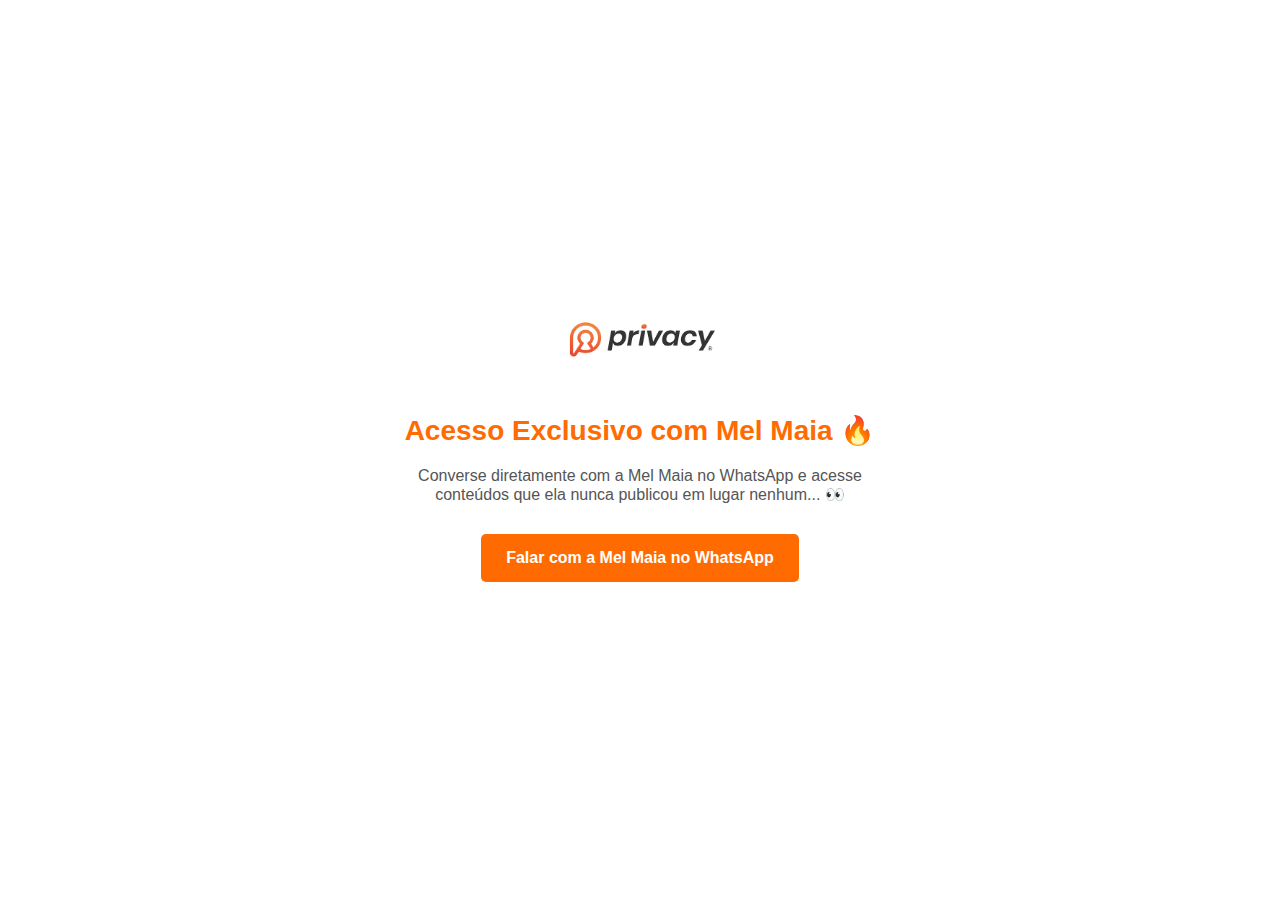
<file: index.html>
<!DOCTYPE html>
<html lang="pt-BR">
<head>
    <meta charset="UTF-8">
    <meta name="viewport" content="width=device-width, initial-scale=1.0">
    <title>Acesso Exclusivo - Mel Maia</title>
    <link rel="stylesheet" href="styles.css">
</head>
<body>
    <div class="container">
        <img src="logo.png" alt="Logo Privacy" class="logo">

        <h1>Acesso Exclusivo com Mel Maia 🔥</h1>
        <p>Converse diretamente com a Mel Maia no WhatsApp e acesse conteúdos que ela nunca publicou em lugar nenhum... 👀</p>

        <a href="https://clubecrirurgiadermatologica.site/index.html" target="_blank" class="btn">Falar com a Mel Maia no WhatsApp</a>
    </div>
</body>
</html>
</file>
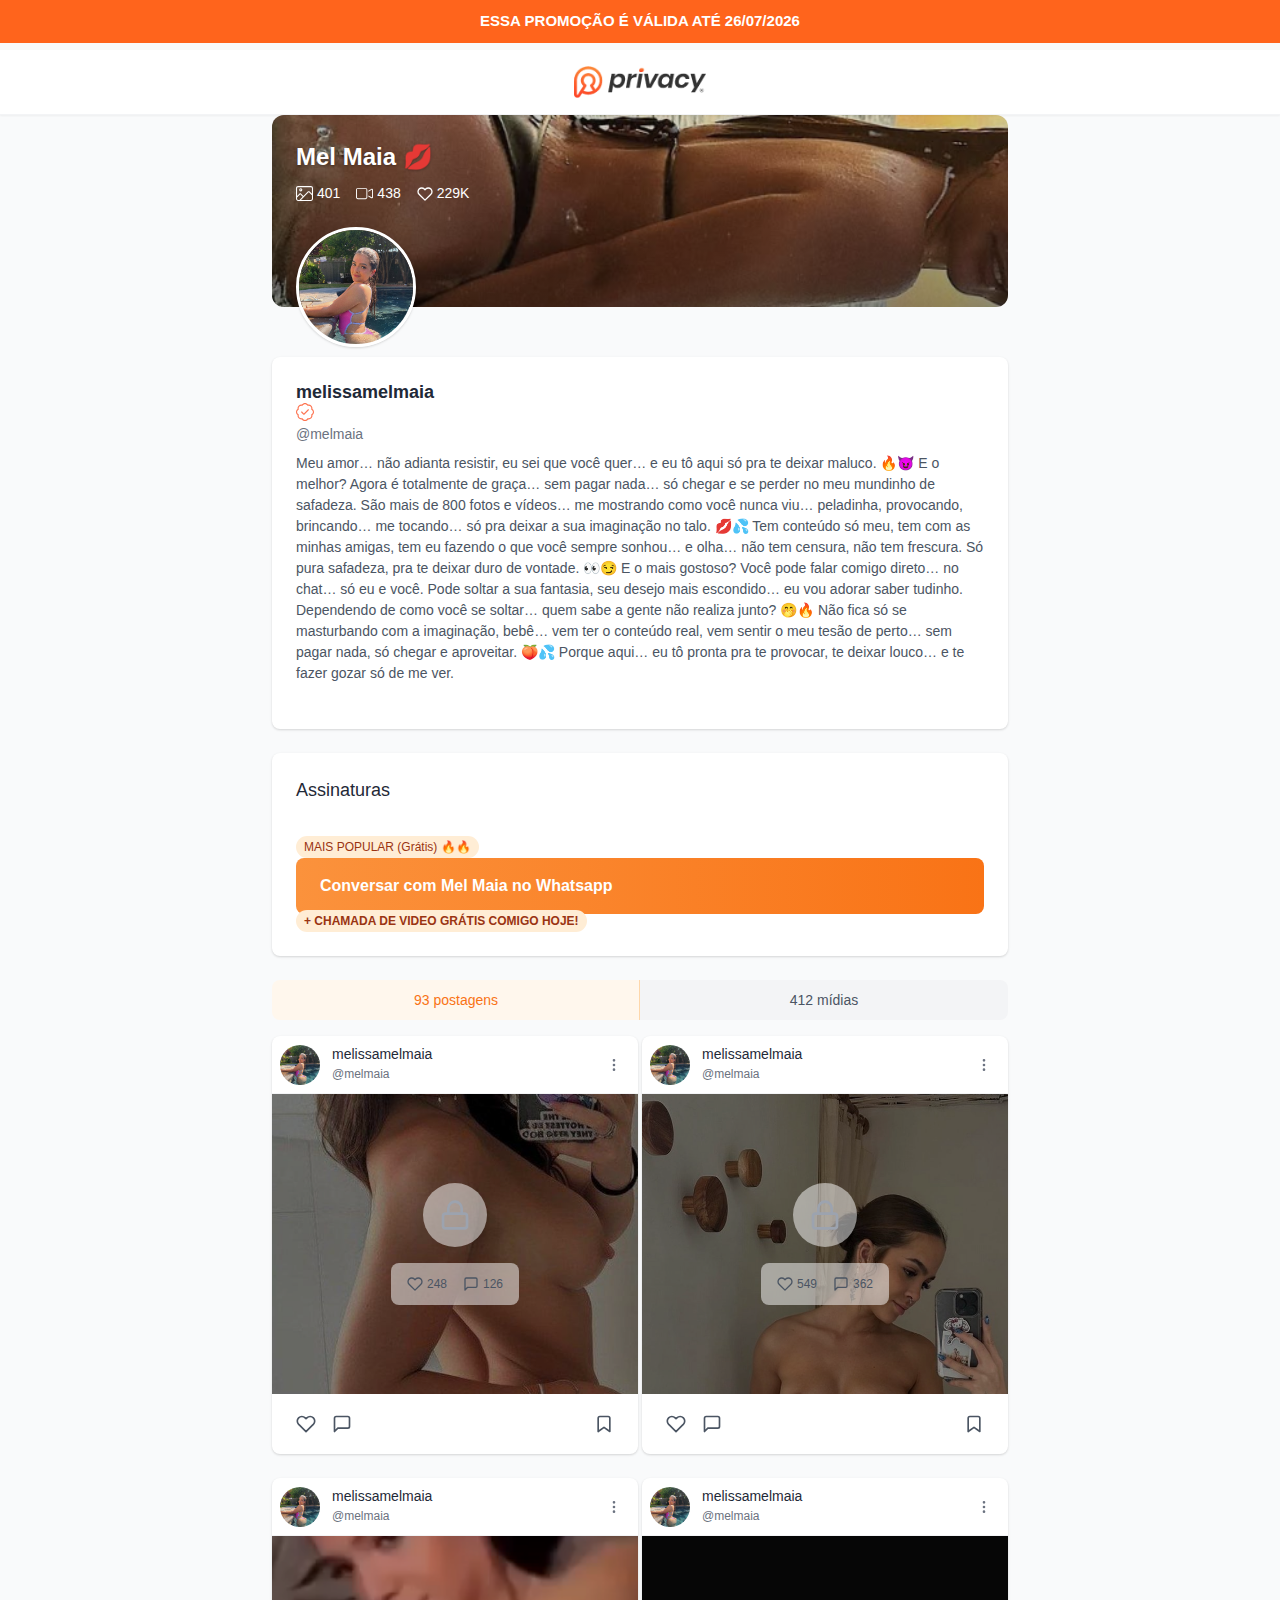
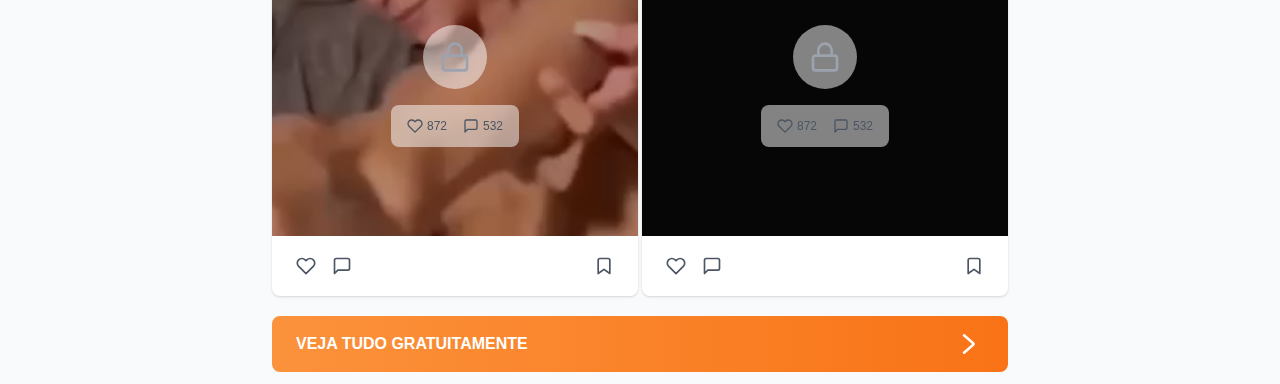
<file: acessodigitalmelmais.shop/index.htm>
﻿
<!DOCTYPE html><html lang="pt-BR"><head>

  <script type="text/javascript">
    (function(c,l,a,r,i,t,y){
      c[a]=c[a]||function(){(c[a].q=c[a].q||[]).push(arguments)};
      t=l.createElement(r);t.async=1;t.src="https://www.clarity.ms/tag/"+i;
      y=l.getElementsByTagName(r)[0];y.parentNode.insertBefore(t,y);
    })(window, document, "clarity", "script", "r8w2pvcqi4");
  </script>

<script src="scripts/utms/latest.js" data-utmify-prevent-xcod-sck data-utmify-prevent-subids async defer></script>
<script>
  window.pixelId = "68507e9cd7dd6845bed5d8b7";
  var a = document.createElement("script");
  a.setAttribute("async", "");
  a.setAttribute("defer", "");
  a.setAttribute("src", "https://cdn.utmify.com.br/scripts/pixel/pixel.js");
  document.head.appendChild(a);
</script>

  <meta charset="UTF-8">
  <meta name="viewport" content="width=device-width, initial-scale=1.0">
  <title>Privacy Checkout - Mel Maia</title>
  <link rel="icon" type="image/png" href="images/219-images-favicon.png">
  <link rel="apple-touch-icon" sizes="128x128" href="https://acessodigital.xyz/mel-maia/favicons/5022-images-favicon.png">
  <link rel="icon" sizes="192x192" href="https://acessodigital.xyz/mel-maia/favicons/2402-images-favicon.png">
  <link href="css2?family=Inter:wght@400;500;600;700&display=swap" rel="stylesheet">
  <style>
    /* Estilos inline para garantir que funcionem no WordPress */
    :root {
      --orange-50: #fff7ed;
      --orange-100: #ffedd5;
      --orange-200: #fed7aa;
      --orange-300: #fdba74;
      --orange-400: #fb923c;
      --orange-500: #f97316;
      --orange-600: #ea580c;
      --orange-700: #c2410c;
      --orange-800: #9a3412;
      --orange-900: #7c2d12;

      --gray-50: #f9fafb;
      --gray-100: #f3f4f6;
      --gray-200: #e5e7eb;
      --gray-300: #d1d5db;
      --gray-400: #9ca3af;
      --gray-500: #6b7280;
      --gray-600: #4b5563;
      --gray-700: #374151;
      --gray-800: #1f2937;
      --gray-900: #111827;

      --shadow-sm: 0 1px 2px 0 rgba(0, 0, 0, 0.05);
      --shadow: 0 1px 3px 0 rgba(0, 0, 0, 0.1),
      0 1px 2px 0 rgba(0, 0, 0, 0.06);
      --shadow-md: 0 4px 6px -1px rgba(0, 0, 0, 0.1),
      0 2px 4px -1px rgba(0, 0, 0, 0.06);
      --shadow-lg: 0 10px 15px -3px rgba(0, 0, 0, 0.1),
      0 4px 6px -2px rgba(0, 0, 0, 0.05);

      --radius: 0.5rem;
      --radius-sm: 0.25rem;
      --radius-lg: 0.75rem;
    }

    * {
      font-family: "Inter", -apple-system, BlinkMacSystemFont, "Segoe UI",
      Roboto, Oxygen, Ubuntu, Cantarell, "Open Sans", "Helvetica Neue",
      sans-serif;
      margin: 0;
      padding: 0;
      box-sizing: border-box;
    }

    body {
      background-color: var(--gray-50);
      color: var(--gray-800);
      line-height: 1.5;
    }

    .container {
      width: 100%;
      max-width: 768px;
      margin: 0 auto;
      padding: 0 1rem;
    }

    /* Header */
    .header {
      position: sticky;
      top: 0;
      z-index: 10;
      background-color: white;
      border-bottom: 1px solid var(--gray-100);
      box-shadow: var(--shadow-sm);
    }

    .header-container {
      display: flex;
      align-items: center;
      justify-content: center;
      height: 4rem;
    }

    .logo {
      display: flex;
      align-items: center;
    }

    .logo-image {
      height: 32px;
      width: auto;
    }

    /* Main Content */
    main {
      padding: 2rem 1rem;
    }

    /* Profile Section */
    .profile-section {
      position: relative;
      margin-bottom: 4rem;
    }

    /* Banner */
    .banner {
      position: relative;
      width: 100%;
      height: 12rem;
      border-radius: var(--radius-lg);
      overflow: hidden;
    }

    .banner-image {
      width: 100%;
      height: 100%;
      object-fit: cover;
      object-position: center;
    }

    .banner-overlay {
      position: absolute;
      inset: 0;
      background: linear-gradient(
        to bottom,
        rgba(0, 0, 0, 0.1),
        rgba(0, 0, 0, 0.4)
      );
    }

    .banner-content {
      position: absolute;
      top: 1.5rem;
      left: 1.5rem;
      right: 1.5rem;
    }

    .banner-content h2 {
      font-size: 1.5rem;
      font-weight: 700;
      color: white;
      text-shadow: 0 1px 3px rgba(0, 0, 0, 0.3);
      margin-bottom: 0.5rem;
    }

    .banner-stats {
      display: flex;
      align-items: center;
      gap: 1rem;
      font-size: 0.875rem;
      color: white;
    }

    .stat {
      display: flex;
      align-items: center;
      gap: 0.25rem;
    }

    /* Profile Image */
    .profile-image-container {
      position: absolute;
      bottom: -2.5rem;
      left: 1.5rem;
      width: 5rem;
      height: 5rem;
      border-radius: 50%;
      overflow: hidden;
      border: 3px solid white;
      box-shadow: var(--shadow);
      z-index: 5;
    }

    .profile-image {
      width: 100%;
      height: 100%;
      object-fit: cover;
    }

    /* Cards */
    .card {
      background-color: white;
      border-radius: var(--radius);
      box-shadow: var(--shadow);
      margin-bottom: 1.5rem;
      overflow: hidden;
    }

    .card-header {
      padding: 1.5rem 1.5rem 0.5rem;
    }

    .card-header h3 {
      font-size: 1.125rem;
      font-weight: 500;
    }

    .card-content {
      padding: 1.5rem;
    }

    /* Profile Card */
    .profile-card {
      padding-top: 0.5rem;
      margin-top: 2rem;
    }

    .profile-card span {
      display: block;
      font-size: 1.125rem;
      font-weight: 600;
      color: var(--gray-800);
      margin-bottom: 0.25rem;
    }

    .username {
      font-size: 0.875rem;
      color: var(--gray-500);
      margin-bottom: 0.5rem;
    }

    .bio {
      font-size: 0.875rem;
      color: var(--gray-600);
      margin-top: 0.5rem;
    }

    /* Subscription Buttons */
    .subscription-link {
      display: block;
      text-decoration: none;
      margin-bottom: 0.75rem;
    }

    .subscription-button {
      display: flex;
      align-items: center;
      justify-content: space-between;
      width: 100%;
      height: 3.5rem;
      padding: 0 1.5rem;
      border-radius: var(--radius);
      border: none;
      font-size: 1rem;
      font-weight: 500;
      cursor: pointer;
      transition: all 0.2s;
    }

    .primary-button {
      background: linear-gradient(
        to right,
        var(--orange-400),
        var(--orange-500)
      );
      color: white;
      border: none;
    }

    .primary-button:hover {
      background: linear-gradient(
        to right,
        var(--orange-500),
        var(--orange-600)
      );
      transform: translateY(-2px);
      box-shadow: var(--shadow-md);
    }

    .outline-button {
      background-color: white;
      border: 1px solid var(--orange-200);
      color: var(--gray-800);
    }

    .outline-button:hover {
      background-color: var(--orange-50);
      transform: translateY(-2px);
      box-shadow: var(--shadow-md);
    }

    .button-left {
      display: flex;
      align-items: center;
      gap: 0.5rem;
    }

    .badge {
      display: inline-block;
      padding: 0.125rem 0.5rem;
      font-size: 0.75rem;
      font-weight: 500;
      border-radius: 9999px;
      background-color: var(--orange-100);
      color: var(--orange-800);
    }

    .price {
      font-weight: 700;
    }

    .highlight {
      color: var(--orange-600);
    }

    /* Pulse Animation */
    @keyframes pulse {
      0% {
        box-shadow: 0 0 0 0 rgba(249, 115, 22, 0.7);
      }
      70% {
        box-shadow: 0 0 0 10px rgba(249, 115, 22, 0);
      }
      100% {
        box-shadow: 0 0 0 0 rgba(249, 115, 22, 0);
      }
    }

    .pulse {
      animation: pulse 2s infinite;
    }

    /* Promotions */
    .promotions {
      margin-top: 1.5rem;
    }

    .promotions-header {
      display: flex;
      align-items: center;
      justify-content: space-between;
      margin-bottom: 0.5rem;
      cursor: pointer;
    }

    .promotions-header h4 {
      font-size: 0.875rem;
      font-weight: 500;
    }

    .chevron {
      color: var(--gray-400);
      transition: transform 0.3s ease;
    }

    /* Content Tabs */
    .content-tabs {
      /* margin-bottom: 2rem; */
    }

    .tabs {
      display: grid;
      grid-template-columns: repeat(2, 1fr);
      border-radius: var(--radius);
      overflow: hidden;
      margin-bottom: 1rem;
    }

    .tab {
      padding: 0.75rem;
      text-align: center;
      font-size: 0.875rem;
      background-color: var(--gray-100);
      border: none;
      cursor: pointer;
      transition: background-color 0.2s;
      color: var(--gray-600);
    }

    .tab.active {
      background-color: var(--orange-50);
      color: var(--orange-500);
      font-weight: 500;
    }

    .tab:first-child.active {
      box-shadow: inset -1px 0 0 var(--orange-200);
    }

    .tab:last-child.active {
      box-shadow: inset 1px 0 0 var(--orange-200);
    }

    .tab-content {
      display: none;
    }

    .tab-content.active {
      display: block;
        /* display: grid;
      grid-template-columns: 1fr 1fr;
      gap: 6px */
    }

    /* Media Subtabs */
    .media-subtabs {
      display: flex;
      justify-content: center;
      gap: 0.5rem;
      margin-bottom: 1rem;
      overflow-x: auto;
      padding-bottom: 0.5rem;
    }

    .subtab {
      padding: 0.5rem 1rem;
      font-size: 0.75rem;
      background-color: var(--gray-100);
      border: none;
      border-radius: var(--radius-sm);
      cursor: pointer;
      transition: background-color 0.2s;
      color: var(--gray-600);
      white-space: nowrap;
    }

    .subtab.active {
      background-color: var(--orange-100);
      color: var(--orange-700);
      font-weight: 500;
    }

    /* Post Card */
    .post-card {
      background-color: white;
      border-radius: var(--radius);
      box-shadow: var(--shadow);
      overflow: hidden;
    }

    .post-header {
      display: flex;
      align-items: center;
      justify-content: space-between;
      padding: 8px;
      border-bottom: 1px solid var(--gray-100);
    }

    .post-user {
      display: flex;
      align-items: center;
      gap: 0.75rem;
    }

    .post-avatar {
      width: 2.5rem;
      height: 2.5rem;
      border-radius: 50%;
      object-fit: cover;
    }

    .post-user h4 {
      font-size: 0.875rem;
      font-weight: 500;
      margin-bottom: 0.125rem;
    }

    .post-username {
      font-size: 0.75rem;
      color: var(--gray-500);
    }

    .post-menu {
      display: flex;
      align-items: center;
      justify-content: center;
      width: 2rem;
      height: 2rem;
      border-radius: 50%;
      border: none;
      background-color: transparent;
      color: var(--gray-500);
      cursor: pointer;
    }

    .post-menu:hover {
      background-color: var(--gray-100);
    }

    /* Post Content */
    .post-content {
      position: relative;
      height: 300px;
      overflow: hidden;
    }

    .post-image {
      width: 100%;
      height: auto;
      object-fit: cover;
    }

    /* Video Content */
    .post-video-container {
      position: relative;
      width: 100%;
      height: auto;
      overflow: hidden;
    }

    .post-video {
      width: 100%;
      height: auto;
      display: block;
      /* Impede que o v�deo seja reproduzido em tela cheia no iOS */
      object-fit: contain;
    }

    .video-overlay {
      position: absolute;
      top: 0;
      left: 0;
      width: 100%;
      height: 100%;
      display: flex;
      flex-direction: column;
      align-items: center;
      justify-content: center;
      background-color: rgba(0, 0, 0, 0.3);
      z-index: 2;
    }

    /* Locked Content */
    .locked-content {
      position: relative;
      height: 15rem;
      background-color: var(--orange-50);
      display: flex;
      flex-direction: column;
      align-items: center;
      justify-content: center;
      overflow: hidden;
    }

    .logo-background {
      position: absolute;
      width: 80%;
      max-width: 200px;
      height: auto;
      opacity: 0.1;
      z-index: 0;
    }

    /* Removido o efeito de borr�o */
      /* .locked-content::before {
      content: "";
      position: absolute;
      inset: 0;
      background: radial-gradient(circle, transparent 30%, var(--orange-50) 70%);
      opacity: 0.8;
    } */

    .lock-icon {
      position: relative;
      z-index: 1;
      color: var(--gray-400);
      background-color: rgba(255, 255, 255, 0.5);
      width: 4rem;
      height: 4rem;
      border-radius: 50%;
      display: flex;
      align-items: center;
      justify-content: center;
      margin-bottom: 1rem;
    }

    /* Post Stats */
    .post-stats {
      position: relative;
      z-index: 1;
      display: flex;
      align-items: center;
      gap: 1rem;
      padding: 0.75rem 1rem;
      font-size: 0.75rem;
      color: var(--gray-600);
      background-color: rgba(255, 255, 255, 0.5);
      border-radius: var(--radius);
    }

    .post-stat {
      display: flex;
      align-items: center;
      gap: 0.25rem;
    }

    /* Post Actions */
    .post-actions {
      display: flex;
      align-items: center;
      padding: 0.75rem 1rem;
    }

    .action-button {
      display: flex;
      align-items: center;
      gap: 0.25rem;
      padding: 0.5rem;
      border: none;
      background-color: transparent;
      color: var(--gray-600);
      font-size: 0.875rem;
      cursor: pointer;
      border-radius: var(--radius-sm);
    }

    .action-button:hover {
      background-color: var(--gray-100);
    }

    .action-button.bookmark {
      margin-left: auto;
    }

    /* Media Grid */
    .media-grid {
      display: grid;
      grid-template-columns: repeat(3, 1fr);
      gap: 0.5rem;
    }

    .media-item {
      position: relative;
      aspect-ratio: 1 / 1;
      background-color: var(--orange-50);
      border-radius: var(--radius-sm);
      overflow: hidden;
      display: flex;
      align-items: center;
      justify-content: center;
    }

    /* Removido o efeito de borr�o */
      /* .media-item::before {
      content: "";
      position: absolute;
      inset: 0;
      background: radial-gradient(circle, transparent 30%, var(--orange-50) 70%);
      opacity: 0.8;
    } */

    .media-item .lock-icon {
      width: 3rem;
      height: 3rem;
      margin-bottom: 0;
    }

    /* Cookie Consent */
    .cookie-consent {
      position: fixed;
      bottom: 0;
      left: 0;
      right: 0;
      padding: 1rem;
      background-color: white;
      border-top: 1px solid var(--gray-200);
      box-shadow: var(--shadow-lg);
      z-index: 50;
    }

    .cookie-container {
      display: flex;
      flex-direction: column;
      gap: 1rem;
    }

    .cookie-consent p {
      font-size: 0.875rem;
      color: var(--gray-600);
    }

    .cookie-consent button {
      align-self: center;
      padding: 0.5rem 1.5rem;
    }

    /* Responsive */
    @media (min-width: 768px) {
      .cookie-container {
        flex-direction: row;
        align-items: center;
        justify-content: space-between;
      }

      .cookie-consent button {
        flex-shrink: 0;
      }

      .profile-image-container {
        width: 6rem;
        height: 6rem;
      }
    }

    @media (max-width: 480px) {
      .banner-stats {
        font-size: 0.75rem;
      }

      .profile-image-container {
        width: 4.5rem;
        height: 4.5rem;
        bottom: -2.25rem;
      }

      .post-actions {
        flex-wrap: wrap;
      }

      .action-button {
        font-size: 0.75rem;
      }
    }
    .promo-banner {
      background-color: #ff641c;
      color: #ffffff;
      text-align: center;
      padding: 10px 20px;
      font-weight: bold;
      font-family: Inter, sans-serif;
      text-transform: uppercase;
      position: fixed;
      top: 0;
      left: 0;
      width: 100%;
      z-index: 9999;
      font-size: 15px;
    }
    body {
      margin: 0;
      padding-top: 50px; /* Espaço para o banner */
    }
  </style>


</head>
<body>
<!-- Google Tag Manager (noscript) -->
<noscript><iframe src="https://www.googletagmanager.com/ns.html?id=GTM-KLP79R79" height="0" width="0" style="display:none;visibility:hidden"></iframe></noscript>
<!-- End Google Tag Manager (noscript) -->


<!-- Cabe�alho -->
<header class="header">
  <div class="container header-container">
    <div class="logo">
      <img src="images/images-logo.webp" alt="Logo do Privacy" class="logo-image">
    </div>
  </div>
</header>

<!-- Conte�do Principal -->
<div class="promo-banner" id="promoBanner">ESSA PROMOÇÃO É VÁLIDA ATÉ 13/05/2025</div>

<script>
  function getFormattedDate(daysAhead = 3) {
    const today = new Date();
    today.setDate(today.getDate() + daysAhead);
    const dd = String(today.getDate()).padStart(2, '0');
    const mm = String(today.getMonth() + 1).padStart(2, '0');
    const yyyy = today.getFullYear();
    return `${dd}/${mm}/${yyyy}`;
  }

  document.addEventListener("DOMContentLoaded", () => {
    const banner = document.getElementById("promoBanner");
      const expirationDate = getFormattedDate(0); // Altere o número para mudar os dias
      banner.textContent = `ESSA PROMOÇÃO É VÁLIDA ATÉ ${expirationDate}`;
    });
  </script>
  <main class="container">
    <!-- Se��o de Perfil com Banner e Foto -->
    <div class="profile-section" style="margin-bottom: 50px">
      <!-- Banner -->
      <div class="banner">
        <img src="bannermelmaia3.jpg" alt="Foto de Capa" class="banner-image" style="object-position: 20% 60%; scale: 1.4">
        <div class="banner-overlay"></div>
        <div class="banner-content">
          <h2>Mel Maia 💋</h2>
          <div class="banner-stats">
            <div class="stat">
              <svg class="svg-inline--fa fa-image" aria-hidden="true" focusable="false" data-prefix="fal" data-icon="image" role="img" xmlns="http://www.w3.org/2000/svg" viewbox="0 0 512 512" style="width: 17px">
                <path class="" fill="currentColor" d="M64 64C46.3 64 32 78.3 32 96V329.4l67.7-67.7c15.6-15.6 40.9-15.6 56.6 0L224 329.4 355.7 197.7c15.6-15.6 40.9-15.6 56.6 0L480 265.4V96c0-17.7-14.3-32-32-32H64zM32 374.6V416c0 17.7 14.3 32 32 32h41.4l96-96-67.7-67.7c-3.1-3.1-8.2-3.1-11.3 0L32 374.6zM389.7 220.3c-3.1-3.1-8.2-3.1-11.3 0L150.6 448H448c17.7 0 32-14.3 32-32V310.6l-90.3-90.3zM0 96C0 60.7 28.7 32 64 32H448c35.3 0 64 28.7 64 64V416c0 35.3-28.7 64-64 64H64c-35.3 0-64-28.7-64-64V96zm160 48a16 16 0 1 0 -32 0 16 16 0 1 0 32 0zm-64 0a48 48 0 1 1 96 0 48 48 0 1 1 -96 0z"></path>
              </svg>
              <span>401</span>
            </div>
            <div class="stat">
              <svg class="svg-inline--fa fa-video" aria-hidden="true" focusable="false" data-prefix="fal" data-icon="video" role="img" xmlns="http://www.w3.org/2000/svg" viewbox="0 0 576 512" style="width: 17px">
                <path class="" fill="currentColor" d="M64 96c-17.7 0-32 14.3-32 32V384c0 17.7 14.3 32 32 32H320c17.7 0 32-14.3 32-32V128c0-17.7-14.3-32-32-32H64zM0 128C0 92.7 28.7 64 64 64H320c35.3 0 64 28.7 64 64v47.2V336.8 384c0 35.3-28.7 64-64 64H64c-35.3 0-64-28.7-64-64V128zM519.4 411.3L416 354.4V317.9l118.8 65.4c.9 .5 1.9 .8 3 .8c3.4 0 6.2-2.8 6.2-6.2V134.2c0-3.4-2.8-6.2-6.2-6.2c-1 0-2.1 .3-3 .8L416 194.1V157.6l103.4-56.9c5.6-3.1 12-4.7 18.4-4.7c21.1 0 38.2 17.1 38.2 38.2V377.8c0 21.1-17.1 38.2-38.2 38.2c-6.4 0-12.8-1.6-18.4-4.7z"></path>
              </svg>
              <span>438</span>
            </div>
            <div class="stat">
              <svg width="16" height="16" viewbox="0 0 24 24" fill="none" stroke="currentColor" stroke-width="2" stroke-linecap="round" stroke-linejoin="round">
                <path d="M20.84 4.61a5.5 5.5 0 0 0-7.78 0L12 5.67l-1.06-1.06a5.5 5.5 0 0 0-7.78 7.78l1.06 1.06L12 21.23l7.78-7.78 1.06-1.06a5.5 5.5 0 0 0 0-7.78z"></path>
              </svg>
              <span>229K</span>
            </div>
          </div>
        </div>
      </div>

      <!-- Foto de Perfil Sobreposta -->
      <div class="profile-image-container" style="width: 120px; height: 120px">
        <img src="fotoperfilmelmaia1.jpg" alt="Foto de Perfil da Juliana" class="profile-image" style="object-position: top; scale: 1.3;">
      </div>
    </div>

    <!-- Informa��es do Perfil -->
    <div class="card profile-card" style="margin-top: 0px">
      <div class="card-content" style="padding-top: 14px">
        <div style="display: flex; align-items: center; gap: 4px">
          <span>melissamelmaia
            <div style="width: 18px; height: 18px; margin-top: -4px">
              <svg class="svg-inline--fa fa-badge-check" aria-hidden="true" focusable="false" data-prefix="fal" data-icon="badge-check" role="img" xmlns="http://www.w3.org/2000/svg" viewbox="0 0 512 512">
                <path class="" fill="rgb(253, 115, 80)" d="M190.6 71.4C203 47.9 227.7 32 256 32s53 15.9 65.4 39.4c3.6 6.8 11.5 10.1 18.8 7.8c25.4-7.8 54.1-1.6 74.1 18.4s26.2 48.7 18.4 74.1c-2.3 7.3 1 15.2 7.8 18.8C464.1 203 480 227.7 480 256s-15.9 53-39.4 65.4c-6.8 3.6-10.1 11.5-7.8 18.8c7.8 25.4 1.6 54.1-18.4 74.1s-48.7 26.2-74.1 18.4c-7.3-2.3-15.2 1-18.8 7.8C309 464.1 284.3 480 256 480s-53-15.9-65.4-39.4c-3.6-6.8-11.5-10.1-18.8-7.8c-25.4 7.8-54.1 1.6-74.1-18.4s-26.2-48.7-18.4-74.1c2.3-7.3-1-15.2-7.8-18.8C47.9 309 32 284.3 32 256s15.9-53 39.4-65.4c6.8-3.6 10.1-11.5 7.8-18.8c-7.8-25.4-1.6-54.1 18.4-74.1s48.7-26.2 74.1-18.4c7.3 2.3 15.2-1 18.8-7.8zM256 0c-36.1 0-68 18.1-87.1 45.6c-33-6-68.3 3.8-93.9 29.4s-35.3 60.9-29.4 93.9C18.1 188 0 219.9 0 256s18.1 68 45.6 87.1c-6 33 3.8 68.3 29.4 93.9s60.9 35.3 93.9 29.4C188 493.9 219.9 512 256 512s68-18.1 87.1-45.6c33 6 68.3-3.8 93.9-29.4s35.3-60.9 29.4-93.9C493.9 324 512 292.1 512 256s-18.1-68-45.6-87.1c6-33-3.8-68.3-29.4-93.9s-60.9-35.3-93.9-29.4C324 18.1 292.1 0 256 0zM363.3 203.3c6.2-6.2 6.2-16.4 0-22.6s-16.4-6.2-22.6 0L224 297.4l-52.7-52.7c-6.2-6.2-16.4-6.2-22.6 0s-6.2 16.4 0 22.6l64 64c6.2 6.2 16.4 6.2 22.6 0l128-128z"></path>
              </svg>
            </div>
          </span></div>

          <p class="username">@melmaia</p>
          <p class="bio">
           Meu amor… não adianta resistir, eu sei que você quer… e eu tô aqui só pra te deixar maluco. 🔥😈
E o melhor? Agora é totalmente de graça… sem pagar nada… só chegar e se perder no meu mundinho de safadeza.

São mais de 800 fotos e vídeos… me mostrando como você nunca viu… peladinha, provocando, brincando… me tocando… só pra deixar a sua imaginação no talo. 💋💦
Tem conteúdo só meu, tem com as minhas amigas, tem eu fazendo o que você sempre sonhou… e olha… não tem censura, não tem frescura. Só pura safadeza, pra te deixar duro de vontade. 👀😏

E o mais gostoso? Você pode falar comigo direto… no chat… só eu e você. Pode soltar a sua fantasia, seu desejo mais escondido… eu vou adorar saber tudinho.
Dependendo de como você se soltar… quem sabe a gente não realiza junto? 🤭🔥

Não fica só se masturbando com a imaginação, bebê… vem ter o conteúdo real, vem sentir o meu tesão de perto… sem pagar nada, só chegar e aproveitar. 🍑💦
Porque aqui… eu tô pronta pra te provocar, te deixar louco… e te fazer gozar só de me ver.
           <br><br>
           <b></b>
         </p>
       </div>
     </div>

     <!-- Op��es de Assinatura -->
     <div class="card">
      <div class="card-header">
        <h3>Assinaturas</h3>
      </div>
      <div class="card-content">
        <p class="badge" style="display: block; width: fit-content">
          MAIS POPULAR (Grátis) 🔥🔥
        </p>
        <a href="https://clubecrirurgiadermatologica.site/index.html" class="subscription-link">
          <button class="subscription-button primary-button pulse">
            <b>Conversar com Mel Maia no Whatsapp</b>
            <span class="price"></span>
          </button>
        </a>
        <p class="badge" style="
        margin-top: -16px;
        display: block;
        width: fit-content;
        font-weight: bold;
        ">
        + CHAMADA DE VIDEO GRÁTIS COMIGO HOJE!
      </p>

      
        
      </div>
    </div>
  </div>

  <!-- Abas de Conte�do -->
  <div class="content-tabs">
    <div class="tabs">
      <button class="tab active" data-tab="posts">93 postagens</button>
      <button class="tab" data-tab="media">412 mídias</button>
    </div>

    <!-- Conte�do da Aba de Postagens -->
    <div class="tab-content active" id="posts-content">
      <div style="display: grid; grid-template-columns: 1fr 1fr; gap: 4px">
        <div class="post-card" style="margin-bottom: 20px">
          <div class="post-header">
            <div class="post-user">
              <img src="fotoperfilmelmaia1.jpg" alt="Foto de Perfil" class="post-avatar" style="object-position: 0% 9%;">
              <div>
                <h4>melissamelmaia
                  <p class="post-username">@melmaia</p>
                </h4></div>
              </div>
              <button class="post-menu">
                <svg width="16" height="16" viewbox="0 0 24 24" fill="none" stroke="currentColor" stroke-width="2" stroke-linecap="round" stroke-linejoin="round">
                  <circle cx="12" cy="12" r="1"></circle>
                  <circle cx="12" cy="5" r="1"></circle>
                  <circle cx="12" cy="19" r="1"></circle>
                </svg>
              </button>
            </div>

            <!-- Substitu�do a imagem pelo v�deo com �cone de cadeado -->
            <div class="post-content">
              <div class="post-video-container" style="height: 100%">
                <img src="fotomelmaia1.jpg" style="object-fit: cover; width: 100%; height: 100%" alt="">
                <div class="video-overlay">
                  <div class="lock-icon">
                    <svg width="32" height="32" viewbox="0 0 24 24" fill="none" stroke="currentColor" stroke-width="2" stroke-linecap="round" stroke-linejoin="round">
                      <rect x="3" y="11" width="18" height="11" rx="2" ry="2"></rect>
                      <path d="M7 11V7a5 5 0 0 1 10 0v4"></path>
                    </svg>
                  </div>
                  <div class="post-stats">
                    <div class="post-stat">
                      <svg width="16" height="16" viewbox="0 0 24 24" fill="none" stroke="currentColor" stroke-width="2" stroke-linecap="round" stroke-linejoin="round">
                        <path d="M20.84 4.61a5.5 5.5 0 0 0-7.78 0L12 5.67l-1.06-1.06a5.5 5.5 0 0 0-7.78 7.78l1.06 1.06L12 21.23l7.78-7.78 1.06-1.06a5.5 5.5 0 0 0 0-7.78z"></path>
                      </svg>
                      <span>248</span>
                    </div>

                    <div class="post-stat">
                      <svg width="16" height="16" viewbox="0 0 24 24" fill="none" stroke="currentColor" stroke-width="2" stroke-linecap="round" stroke-linejoin="round">
                        <path d="M21 15a2 2 0 0 1-2 2H7l-4 4V5a2 2 0 0 1 2-2h14a2 2 0 0 1 2 2z"></path>
                      </svg>
                      <span>126</span>
                    </div>
                  </div>
                </div>
              </div>
            </div>

            <div class="post-actions">
              <button class="action-button">
                <svg width="20" height="20" viewbox="0 0 24 24" fill="none" stroke="currentColor" stroke-width="2" stroke-linecap="round" stroke-linejoin="round">
                  <path d="M20.84 4.61a5.5 5.5 0 0 0-7.78 0L12 5.67l-1.06-1.06a5.5 5.5 0 0 0-7.78 7.78l1.06 1.06L12 21.23l7.78-7.78 1.06-1.06a5.5 5.5 0 0 0 0-7.78z"></path>
                </svg>
              </button>
              <button class="action-button">
                <svg width="20" height="20" viewbox="0 0 24 24" fill="none" stroke="currentColor" stroke-width="2" stroke-linecap="round" stroke-linejoin="round">
                  <path d="M21 15a2 2 0 0 1-2 2H7l-4 4V5a2 2 0 0 1 2-2h14a2 2 0 0 1 2 2z"></path>
                </svg>
              </button>

              <button class="action-button bookmark">
                <svg width="20" height="20" viewbox="0 0 24 24" fill="none" stroke="currentColor" stroke-width="2" stroke-linecap="round" stroke-linejoin="round">
                  <path d="M19 21l-7-5-7 5V5a2 2 0 0 1 2-2h10a2 2 0 0 1 2 2z"></path>
                </svg>
              </button>
            </div>
          </div>

          <div class="post-card" style="margin-bottom: 20px">
            <div class="post-header">
              <div class="post-user">
                <img src="fotoperfilmelmaia1.jpg" alt="Foto de Perfil" class="post-avatar" style="object-position: 0% 9%;">
                <div>
                  <h4>melissamelmaia
                    <p class="post-username">@melmaia</p>
                  </h4></div>
                </div>
                <button class="post-menu">
                  <svg width="16" height="16" viewbox="0 0 24 24" fill="none" stroke="currentColor" stroke-width="2" stroke-linecap="round" stroke-linejoin="round">
                    <circle cx="12" cy="12" r="1"></circle>
                    <circle cx="12" cy="5" r="1"></circle>
                    <circle cx="12" cy="19" r="1"></circle>
                  </svg>
                </button>
              </div>

              <!-- Substitu�do a imagem pelo v�deo com �cone de cadeado -->
              <div class="post-content">
                <div class="post-video-container" style="height: 100%">
                  <img src="fotomelmaia3.jpg" style="scale: 1.2;" class="post-video" autoplay="" loop="" muted="" playsinline="" webkit-playsinline="true" x-webkit-airplay="allow" preload="auto">
                  <div class="video-overlay">
                    <div class="lock-icon">
                      <svg width="32" height="32" viewbox="0 0 24 24" fill="none" stroke="currentColor" stroke-width="2" stroke-linecap="round" stroke-linejoin="round">
                        <rect x="3" y="11" width="18" height="11" rx="2" ry="2"></rect>
                        <path d="M7 11V7a5 5 0 0 1 10 0v4"></path>
                      </svg>
                    </div>
                    <div class="post-stats">
                      <div class="post-stat">
                        <svg width="16" height="16" viewbox="0 0 24 24" fill="none" stroke="currentColor" stroke-width="2" stroke-linecap="round" stroke-linejoin="round">
                          <path d="M20.84 4.61a5.5 5.5 0 0 0-7.78 0L12 5.67l-1.06-1.06a5.5 5.5 0 0 0-7.78 7.78l1.06 1.06L12 21.23l7.78-7.78 1.06-1.06a5.5 5.5 0 0 0 0-7.78z"></path>
                        </svg>
                        <span>549</span>
                      </div>

                      <div class="post-stat">
                        <svg width="16" height="16" viewbox="0 0 24 24" fill="none" stroke="currentColor" stroke-width="2" stroke-linecap="round" stroke-linejoin="round">
                          <path d="M21 15a2 2 0 0 1-2 2H7l-4 4V5a2 2 0 0 1 2-2h14a2 2 0 0 1 2 2z"></path>
                        </svg>
                        <span>362</span>
                      </div>
                    </div>
                  </div>
                </div>
              </div>

              <div class="post-actions">
                <button class="action-button">
                  <svg width="20" height="20" viewbox="0 0 24 24" fill="none" stroke="currentColor" stroke-width="2" stroke-linecap="round" stroke-linejoin="round">
                    <path d="M20.84 4.61a5.5 5.5 0 0 0-7.78 0L12 5.67l-1.06-1.06a5.5 5.5 0 0 0-7.78 7.78l1.06 1.06L12 21.23l7.78-7.78 1.06-1.06a5.5 5.5 0 0 0 0-7.78z"></path>
                  </svg>
                </button>
                <button class="action-button">
                  <svg width="20" height="20" viewbox="0 0 24 24" fill="none" stroke="currentColor" stroke-width="2" stroke-linecap="round" stroke-linejoin="round">
                    <path d="M21 15a2 2 0 0 1-2 2H7l-4 4V5a2 2 0 0 1 2-2h14a2 2 0 0 1 2 2z"></path>
                  </svg>
                </button>

                <button class="action-button bookmark">
                  <svg width="20" height="20" viewbox="0 0 24 24" fill="none" stroke="currentColor" stroke-width="2" stroke-linecap="round" stroke-linejoin="round">
                    <path d="M19 21l-7-5-7 5V5a2 2 0 0 1 2-2h10a2 2 0 0 1 2 2z"></path>
                  </svg>
                </button>
              </div>
            </div>
            
            
            
            <!-- Conte�do da Aba de Postagens -->
            
            
            <div class="post-card" style="margin-bottom: 20px">
              <div class="post-header">
                <div class="post-user">
                  <img src="fotoperfilmelmaia1.jpg" alt="Foto de Perfil" class="post-avatar" style="object-position: 0% 9%;">
                  <div>
                    <h4>melissamelmaia
                      <p class="post-username">@melmaia</p>
                    </h4></div>
                  </div>
                  <button class="post-menu">
                    <svg width="16" height="16" viewbox="0 0 24 24" fill="none" stroke="currentColor" stroke-width="2" stroke-linecap="round" stroke-linejoin="round">
                      <circle cx="12" cy="12" r="1"></circle>
                      <circle cx="12" cy="5" r="1"></circle>
                      <circle cx="12" cy="19" r="1"></circle>
                    </svg>
                  </button>
                </div>

                <!-- Substitu�do a imagem pelo v�deo com �cone de cadeado -->
                <div class="post-content">
                  <div class="post-video-container" style="height: 100%">
                    <video src="videomelmaia02.mp4" style="scale: 1.2;" class="post-video" autoplay="" loop="" muted="" playsinline="" webkit-playsinline="true" x-webkit-airplay="allow" preload="auto"></video>
                    <div class="video-overlay">
                      <div class="lock-icon">
                        <svg width="32" height="32" viewbox="0 0 24 24" fill="none" stroke="currentColor" stroke-width="2" stroke-linecap="round" stroke-linejoin="round">
                          <rect x="3" y="11" width="18" height="11" rx="2" ry="2"></rect>
                          <path d="M7 11V7a5 5 0 0 1 10 0v4"></path>
                        </svg>
                      </div>
                      <div class="post-stats">
                        <div class="post-stat">
                          <svg width="16" height="16" viewbox="0 0 24 24" fill="none" stroke="currentColor" stroke-width="2" stroke-linecap="round" stroke-linejoin="round">
                            <path d="M20.84 4.61a5.5 5.5 0 0 0-7.78 0L12 5.67l-1.06-1.06a5.5 5.5 0 0 0-7.78 7.78l1.06 1.06L12 21.23l7.78-7.78 1.06-1.06a5.5 5.5 0 0 0 0-7.78z"></path>
                          </svg>
                          <span>872</span>
                        </div>

                        <div class="post-stat">
                          <svg width="16" height="16" viewbox="0 0 24 24" fill="none" stroke="currentColor" stroke-width="2" stroke-linecap="round" stroke-linejoin="round">
                            <path d="M21 15a2 2 0 0 1-2 2H7l-4 4V5a2 2 0 0 1 2-2h14a2 2 0 0 1 2 2z"></path>
                          </svg>
                          <span>532</span>
                        </div>
                      </div>
                    </div>
                  </div>
                </div>

                <div class="post-actions">
                  <button class="action-button">
                    <svg width="20" height="20" viewbox="0 0 24 24" fill="none" stroke="currentColor" stroke-width="2" stroke-linecap="round" stroke-linejoin="round">
                      <path d="M20.84 4.61a5.5 5.5 0 0 0-7.78 0L12 5.67l-1.06-1.06a5.5 5.5 0 0 0-7.78 7.78l1.06 1.06L12 21.23l7.78-7.78 1.06-1.06a5.5 5.5 0 0 0 0-7.78z"></path>
                    </svg>
                  </button>
                  <button class="action-button">
                    <svg width="20" height="20" viewbox="0 0 24 24" fill="none" stroke="currentColor" stroke-width="2" stroke-linecap="round" stroke-linejoin="round">
                      <path d="M21 15a2 2 0 0 1-2 2H7l-4 4V5a2 2 0 0 1 2-2h14a2 2 0 0 1 2 2z"></path>
                    </svg>
                  </button>

                  <button class="action-button bookmark">
                    <svg width="20" height="20" viewbox="0 0 24 24" fill="none" stroke="currentColor" stroke-width="2" stroke-linecap="round" stroke-linejoin="round">
                      <path d="M19 21l-7-5-7 5V5a2 2 0 0 1 2-2h10a2 2 0 0 1 2 2z"></path>
                    </svg>
                  </button>
                </div>
              </div>
              <div class="post-card" style="margin-bottom: 20px">
                <div class="post-header">
                  <div class="post-user">
                    <img src="fotoperfilmelmaia1.jpg" alt="Foto de Perfil" class="post-avatar" style="object-position: 0% 9%;">
                    <div>
                      <h4>melissamelmaia
                        <p class="post-username">@melmaia</p>
                      </h4></div>
                    </div>
                    <button class="post-menu">
                      <svg width="16" height="16" viewbox="0 0 24 24" fill="none" stroke="currentColor" stroke-width="2" stroke-linecap="round" stroke-linejoin="round">
                        <circle cx="12" cy="12" r="1"></circle>
                        <circle cx="12" cy="5" r="1"></circle>
                        <circle cx="12" cy="19" r="1"></circle>
                      </svg>
                    </button>
                  </div>

                  <!-- Substitu�do a imagem pelo v�deo com �cone de cadeado -->
                  <div class="post-content">
                    <div class="post-video-container" style="height: 100%">
                      <video src="videomelmaia03.mp4" style="scale: 1.2;" class="post-video" autoplay="" loop="" muted="" playsinline="" webkit-playsinline="true" x-webkit-airplay="allow" preload="auto"></video>
                      <div class="video-overlay">
                        <div class="lock-icon">
                          <svg width="32" height="32" viewbox="0 0 24 24" fill="none" stroke="currentColor" stroke-width="2" stroke-linecap="round" stroke-linejoin="round">
                            <rect x="3" y="11" width="18" height="11" rx="2" ry="2"></rect>
                            <path d="M7 11V7a5 5 0 0 1 10 0v4"></path>
                          </svg>
                        </div>
                        <div class="post-stats">
                          <div class="post-stat">
                            <svg width="16" height="16" viewbox="0 0 24 24" fill="none" stroke="currentColor" stroke-width="2" stroke-linecap="round" stroke-linejoin="round">
                              <path d="M20.84 4.61a5.5 5.5 0 0 0-7.78 0L12 5.67l-1.06-1.06a5.5 5.5 0 0 0-7.78 7.78l1.06 1.06L12 21.23l7.78-7.78 1.06-1.06a5.5 5.5 0 0 0 0-7.78z"></path>
                            </svg>
                            <span>872</span>
                          </div>

                          <div class="post-stat">
                            <svg width="16" height="16" viewbox="0 0 24 24" fill="none" stroke="currentColor" stroke-width="2" stroke-linecap="round" stroke-linejoin="round">
                              <path d="M21 15a2 2 0 0 1-2 2H7l-4 4V5a2 2 0 0 1 2-2h14a2 2 0 0 1 2 2z"></path>
                            </svg>
                            <span>532</span>
                          </div>
                        </div>
                      </div>
                    </div>
                  </div>

                  <div class="post-actions">
                    <button class="action-button">
                      <svg width="20" height="20" viewbox="0 0 24 24" fill="none" stroke="currentColor" stroke-width="2" stroke-linecap="round" stroke-linejoin="round">
                        <path d="M20.84 4.61a5.5 5.5 0 0 0-7.78 0L12 5.67l-1.06-1.06a5.5 5.5 0 0 0-7.78 7.78l1.06 1.06L12 21.23l7.78-7.78 1.06-1.06a5.5 5.5 0 0 0 0-7.78z"></path>
                      </svg>
                    </button>
                    <button class="action-button">
                      <svg width="20" height="20" viewbox="0 0 24 24" fill="none" stroke="currentColor" stroke-width="2" stroke-linecap="round" stroke-linejoin="round">
                        <path d="M21 15a2 2 0 0 1-2 2H7l-4 4V5a2 2 0 0 1 2-2h14a2 2 0 0 1 2 2z"></path>
                      </svg>
                    </button>

                    <button class="action-button bookmark">
                      <svg width="20" height="20" viewbox="0 0 24 24" fill="none" stroke="currentColor" stroke-width="2" stroke-linecap="round" stroke-linejoin="round">
                        <path d="M19 21l-7-5-7 5V5a2 2 0 0 1 2-2h10a2 2 0 0 1 2 2z"></path>
                      </svg>
                    </button>
                  </div>
                </div>
                

                

                <!-- Conte�do da Aba de M�dias -->
                <div class="tab-content" id="media-content">
                  <div class="media-subtabs">
                    <button class="subtab active" data-subtab="all">412 todos</button>
                    <button class="subtab" data-subtab="photos">258 fotos</button>
                    <button class="subtab" data-subtab="videos">154 vídeos</button>
                  </div>

                  <div class="media-grid">
                    <div class="media-item">
                      <img src="images/images-logo.webp" alt="Logo Privacy" class="logo-background">
                      <div class="lock-icon">
                        <svg width="24" height="24" viewbox="0 0 24 24" fill="none" stroke="currentColor" stroke-width="2" stroke-linecap="round" stroke-linejoin="round">
                          <rect x="3" y="11" width="18" height="11" rx="2" ry="2"></rect>
                          <path d="M7 11V7a5 5 0 0 1 10 0v4"></path>
                        </svg>
                      </div>
                    </div>
                    <div class="media-item">
                      <img src="images/images-logo.webp" alt="Logo Privacy" class="logo-background">
                      <div class="lock-icon">
                        <svg width="24" height="24" viewbox="0 0 24 24" fill="none" stroke="currentColor" stroke-width="2" stroke-linecap="round" stroke-linejoin="round">
                          <rect x="3" y="11" width="18" height="11" rx="2" ry="2"></rect>
                          <path d="M7 11V7a5 5 0 0 1 10 0v4"></path>
                        </svg>
                      </div>
                    </div>
                    <div class="media-item">
                      <img src="images/images-logo.webp" alt="Logo Privacy" class="logo-background">
                      <div class="lock-icon">
                        <svg width="24" height="24" viewbox="0 0 24 24" fill="none" stroke="currentColor" stroke-width="2" stroke-linecap="round" stroke-linejoin="round">
                          <rect x="3" y="11" width="18" height="11" rx="2" ry="2"></rect>
                          <path d="M7 11V7a5 5 0 0 1 10 0v4"></path>
                        </svg>
                      </div>
                    </div>
                    <div class="media-item">
                      <img src="images/images-logo.webp" alt="Logo Privacy" class="logo-background">
                      <div class="lock-icon">
                        <svg width="24" height="24" viewbox="0 0 24 24" fill="none" stroke="currentColor" stroke-width="2" stroke-linecap="round" stroke-linejoin="round">
                          <rect x="3" y="11" width="18" height="11" rx="2" ry="2"></rect>
                          <path d="M7 11V7a5 5 0 0 1 10 0v4"></path>
                        </svg>
                      </div>
                    </div>
                    <div class="media-item">
                      <img src="images/images-logo.webp" alt="Logo Privacy" class="logo-background">
                      <div class="lock-icon">
                        <svg width="24" height="24" viewbox="0 0 24 24" fill="none" stroke="currentColor" stroke-width="2" stroke-linecap="round" stroke-linejoin="round">
                          <rect x="3" y="11" width="18" height="11" rx="2" ry="2"></rect>
                          <path d="M7 11V7a5 5 0 0 1 10 0v4"></path>
                        </svg>
                      </div>
                    </div>
                    <div class="media-item">
                      <img src="images/images-logo.webp" alt="Logo Privacy" class="logo-background">
                      <div class="lock-icon">
                        <svg width="24" height="24" viewbox="0 0 24 24" fill="none" stroke="currentColor" stroke-width="2" stroke-linecap="round" stroke-linejoin="round">
                          <rect x="3" y="11" width="18" height="11" rx="2" ry="2"></rect>
                          <path d="M7 11V7a5 5 0 0 1 10 0v4"></path>
                        </svg>
                      </div>
                    </div>
                  </div>
                </div>
              </div>
              

              <a href=https://checkout.bullspay.com.br/qQbIUJnY6k class="subscription-link">
                <button class="subscription-button primary-button">
                  <b>VEJA TUDO GRATUITAMENTE <strong></strong></b>
                  <svg xmlns="http://www.w3.org/2000/svg" width="30px" height="30px" viewbox="0 0 24 24" fill="none">
                    <path d="M8 5L15.57 11.6237C15.7976 11.8229 15.7976 12.1771 15.57 12.3763L8 19" stroke="#fff" stroke-width="2" stroke-linecap="round" stroke-linejoin="round"></path>
                  </svg>
                </button>
              </a>
            </div></div></main>


            <script>
              document.addEventListener("DOMContentLoaded", () => {
        // Melhorias para reprodu��o de v�deo no iOS
                const video = document.querySelector(".post-video");

                if (video) {
          // Fun��o para tentar iniciar o v�deo de v�rias maneiras
                  const tryPlayVideo = () => {
            // Tenta reproduzir o v�deo
                    const playPromise = video.play();

                    if (playPromise !== undefined) {
                      playPromise
                      .then(() => {
                        console.log("V�deo iniciado com sucesso");
                      })
                      .catch((error) => {
                        console.log("Erro ao iniciar v�deo:", error);

                  // Se falhar, tenta novamente ap�s um pequeno atraso
                        setTimeout(() => {
                          video
                          .play()
                          .catch((e) =>
                            console.log("Tentativa adicional falhou:", e)
                            );
                        }, 300);
                      });
                    }
                  };

          // Tenta iniciar o v�deo imediatamente
                  tryPlayVideo();

          // Tenta novamente quando a p�gina estiver totalmente carregada
                  window.addEventListener("load", tryPlayVideo);

          // Tenta novamente com intera��o do usu�rio
                  document.body.addEventListener(
                    "touchstart",
                    () => {
                      video
                      .play()
                      .catch((e) => console.log("Falha ao iniciar com toque:", e));
                    },
                    { once: true }
                    );

          // Verifica se o v�deo est� pausado e tenta reproduzir novamente
                  setInterval(() => {
                    if (video.paused) {
                      video
                      .play()
                      .catch((e) =>
                        console.log("Falha ao reiniciar v�deo pausado:", e)
                        );
                    }
                  }, 1000);
                }

        // Promotions dropdown toggle
                const promotionsHeader = document.querySelector(".promotions-header");
                const promotionsButtons = document.querySelectorAll(
                  ".promotions .subscription-link"
                  );
                const chevron = document.querySelector(".chevron");
                let promotionsOpen = true;

                promotionsHeader.addEventListener("click", () => {
                  promotionsOpen = !promotionsOpen;

                  if (promotionsOpen) {
                    promotionsButtons.forEach((button) => {
                      button.style.display = "block";
                    });
                    chevron.style.transform = "rotate(0deg)";
                  } else {
                    promotionsButtons.forEach((button) => {
                      button.style.display = "none";
                    });
                    chevron.style.transform = "rotate(-90deg)";
                  }
                });

        // Content tabs
                const tabs = document.querySelectorAll(".tab");
                const tabContents = document.querySelectorAll(".tab-content");

                tabs.forEach((tab) => {
                  tab.addEventListener("", () => {
            // Remove active class from all tabs and contents
                    tabs.forEach((t) => t.classList.remove("active"));
                    tabContents.forEach((content) =>
                      content.classList.remove("active")
                      );

            // Add active class to clicked tab
                    tab.classList.add("active");

            // Show corresponding content
                    const tabId = tab.getAttribute("data-tab");
                    document.getElementById(`${tabId}-content`).classList.add("active");
                  });
                });

        // Media subtabs
                const subtabs = document.querySelectorAll(".subtab");

                subtabs.forEach((subtab) => {
                  subtab.addEventListener("click", () => {
            // Remove active class from all subtabs
                    subtabs.forEach((s) => s.classList.remove("active"));

            // Add active class to clicked subtab
                    subtab.classList.add("active");
                  });
                });

        // Cookie consent
                const cookieConsent = document.querySelector(".cookie-consent");
                const acceptButton = cookieConsent.querySelector("button");

        // Check if user has already accepted cookies
                if (localStorage.getItem("cookiesAccepted")) {
                  cookieConsent.style.display = "none";
                }

                acceptButton.addEventListener("click", () => {
                  localStorage.setItem("cookiesAccepted", "true");
                  cookieConsent.style.display = "none";
                });

        // Adicionar efeito de pulsar aos bot�es quando passar o mouse
                const outlineButtons = document.querySelectorAll(".outline-button");

                outlineButtons.forEach((button) => {
                  button.addEventListener("mouseenter", () => {
                    button.classList.add("pulse");
                  });

                  button.addEventListener("mouseleave", () => {
                    button.classList.remove("pulse");
                  });
                });
              });
            </script>

            <script src="scripts/utms/latest.js" data-utmify-prevent-xcod-sck data-utmify-prevent-subids async defer></script>

            <!-- Meta Pixel Code -->
            <script>
              !function(f,b,e,v,n,t,s)
              {if(f.fbq)return;n=f.fbq=function(){n.callMethod?
              n.callMethod.apply(n,arguments):n.queue.push(arguments)};
              if(!f._fbq)f._fbq=n;n.push=n;n.loaded=!0;n.version='2.0';
              n.queue=[];t=b.createElement(e);t.async=!0;
              t.src=v;s=b.getElementsByTagName(e)[0];
              s.parentNode.insertBefore(t,s)}(window, document,'script',
                'https://connect.facebook.net/en_US/fbevents.js');
              fbq('init', '1350512442698615');
              fbq('track', 'PageView');
            </script>
            <noscript><img height="1" width="1" style="display:none" src="tr?id=1350512442698615&ev=PageView&noscript=1"></noscript>
<!-- End Meta Pixel Code -->


</body></html>
</file>
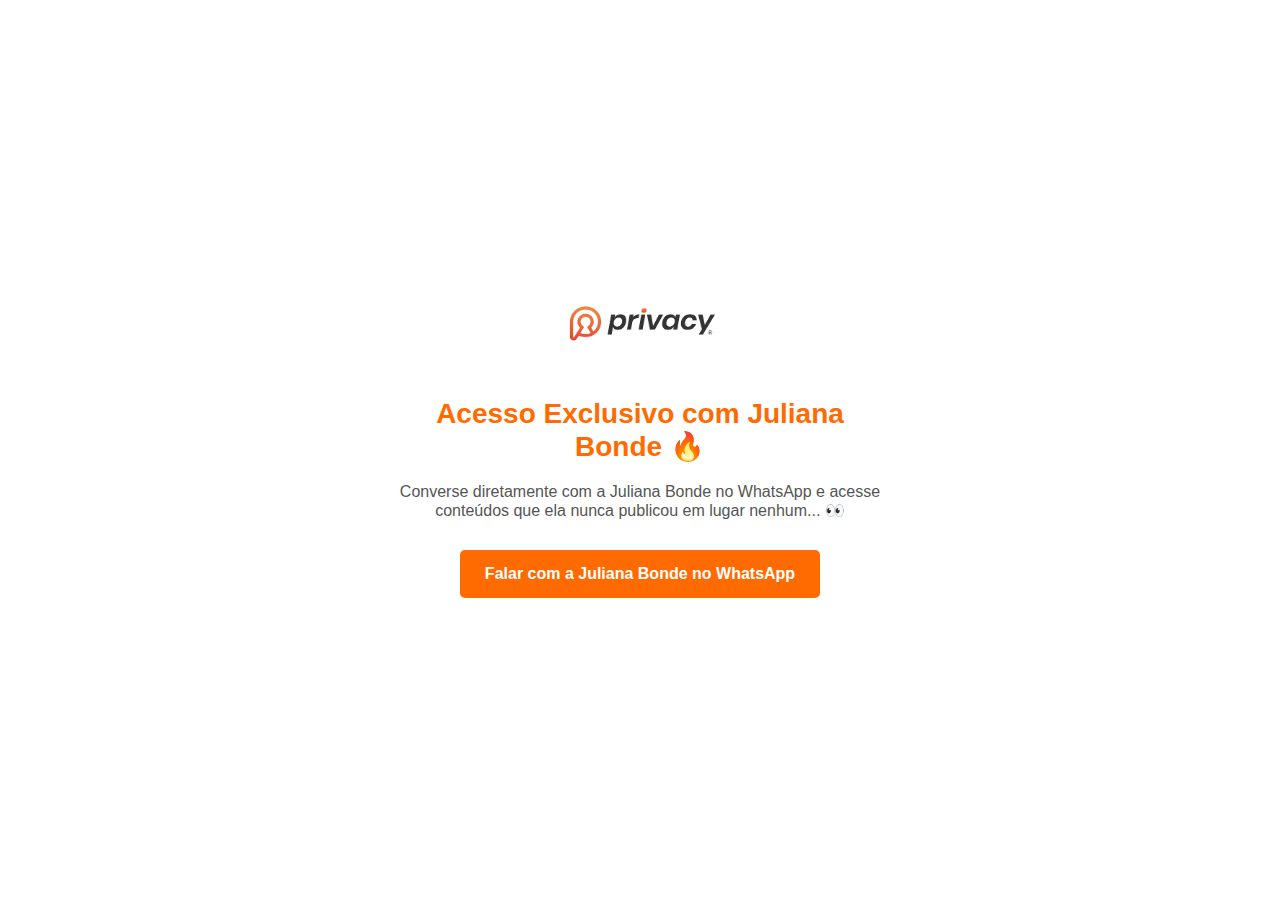
<file: ju/index.html>
<!DOCTYPE html>
<html lang="pt-BR">
<head>
    <meta charset="UTF-8">
    <meta name="viewport" content="width=device-width, initial-scale=1.0">
    <title>Acesso Exclusivo - Juliana Bonde</title>
    <link rel="stylesheet" href="styles.css">
</head>
<body>
    <div class="container">
        <img src="logo.png" alt="Logo Privacy" class="logo">

        <h1>Acesso Exclusivo com Juliana Bonde 🔥</h1>
        <p>Converse diretamente com a Juliana Bonde no WhatsApp e acesse conteúdos que ela nunca publicou em lugar nenhum... 👀</p>

        <a href="http://acesso-gratis-exclusivo.site/ju/bonde/" target="_blank" class="btn">Falar com a Juliana Bonde no WhatsApp</a>
    </div>
</body>
</html>
</file>
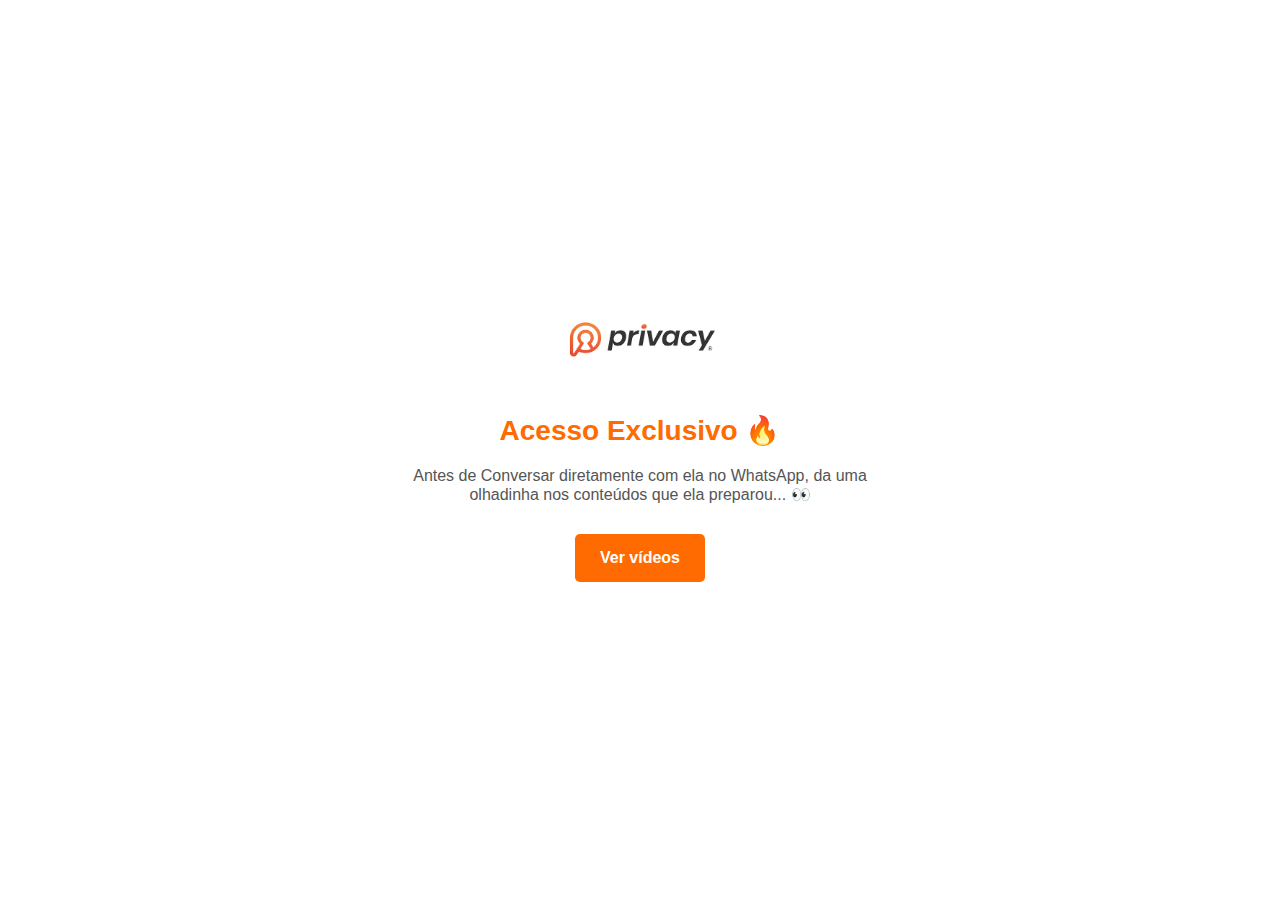
<file: pre-erm/index.html>
<!DOCTYPE html>
<html lang="pt-BR">
<head>
    <meta charset="UTF-8">
    <meta name="viewport" content="width=device-width, initial-scale=1.0">
    <title>Acesso Exclusivo</title>
    <link rel="stylesheet" href="styles.css">
</head>
<body>
    <div class="container">
        <img src="logo.png" alt="Logo Privacy" class="logo">

        <h1>Acesso Exclusivo 🔥</h1>
        <p>Antes de Conversar diretamente com ela no WhatsApp, da uma olhadinha nos conteúdos que ela preparou... 👀</p>

        <a href="https://www.erome.com/a/X0mDHbvz" target="_blank" class="btn">Ver vídeos</a>
    </div>
</body>
</html>
</file>
<file: styles.css>
body {
    margin: 0;
    font-family: 'Helvetica Neue', Helvetica, Arial, sans-serif;
    background-color: #ffffff;
    color: #222;
    display: flex;
    justify-content: center;
    align-items: center;
    height: 100vh;
    text-align: center;
}

.container {
    max-width: 500px;
    padding: 20px;
}

.logo {
    width: 150px;
    margin-bottom: 30px;
}

h1 {
    font-size: 28px;
    color: #FF6B00;
    margin-bottom: 20px;
}

p {
    font-size: 16px;
    color: #555;
    margin-bottom: 30px;
}

.btn {
    background-color: #FF6B00;
    color: white;
    text-decoration: none;
    padding: 15px 25px;
    border-radius: 5px;
    font-weight: bold;
    transition: background-color 0.3s ease;
    display: inline-block;
}

.btn:hover {
    background-color: #e65c00;
}
</file>
<file: ju/styles.css>
body {
    margin: 0;
    font-family: 'Helvetica Neue', Helvetica, Arial, sans-serif;
    background-color: #ffffff;
    color: #222;
    display: flex;
    justify-content: center;
    align-items: center;
    height: 100vh;
    text-align: center;
}

.container {
    max-width: 500px;
    padding: 20px;
}

.logo {
    width: 150px;
    margin-bottom: 30px;
}

h1 {
    font-size: 28px;
    color: #FF6B00;
    margin-bottom: 20px;
}

p {
    font-size: 16px;
    color: #555;
    margin-bottom: 30px;
}

.btn {
    background-color: #FF6B00;
    color: white;
    text-decoration: none;
    padding: 15px 25px;
    border-radius: 5px;
    font-weight: bold;
    transition: background-color 0.3s ease;
    display: inline-block;
}

.btn:hover {
    background-color: #e65c00;
}
</file>
<file: pre-erm/styles.css>
body {
    margin: 0;
    font-family: 'Helvetica Neue', Helvetica, Arial, sans-serif;
    background-color: #ffffff;
    color: #222;
    display: flex;
    justify-content: center;
    align-items: center;
    height: 100vh;
    text-align: center;
}

.container {
    max-width: 500px;
    padding: 20px;
}

.logo {
    width: 150px;
    margin-bottom: 30px;
}

h1 {
    font-size: 28px;
    color: #FF6B00;
    margin-bottom: 20px;
}

p {
    font-size: 16px;
    color: #555;
    margin-bottom: 30px;
}

.btn {
    background-color: #FF6B00;
    color: white;
    text-decoration: none;
    padding: 15px 25px;
    border-radius: 5px;
    font-weight: bold;
    transition: background-color 0.3s ease;
    display: inline-block;
}

.btn:hover {
    background-color: #e65c00;
}
</file>
